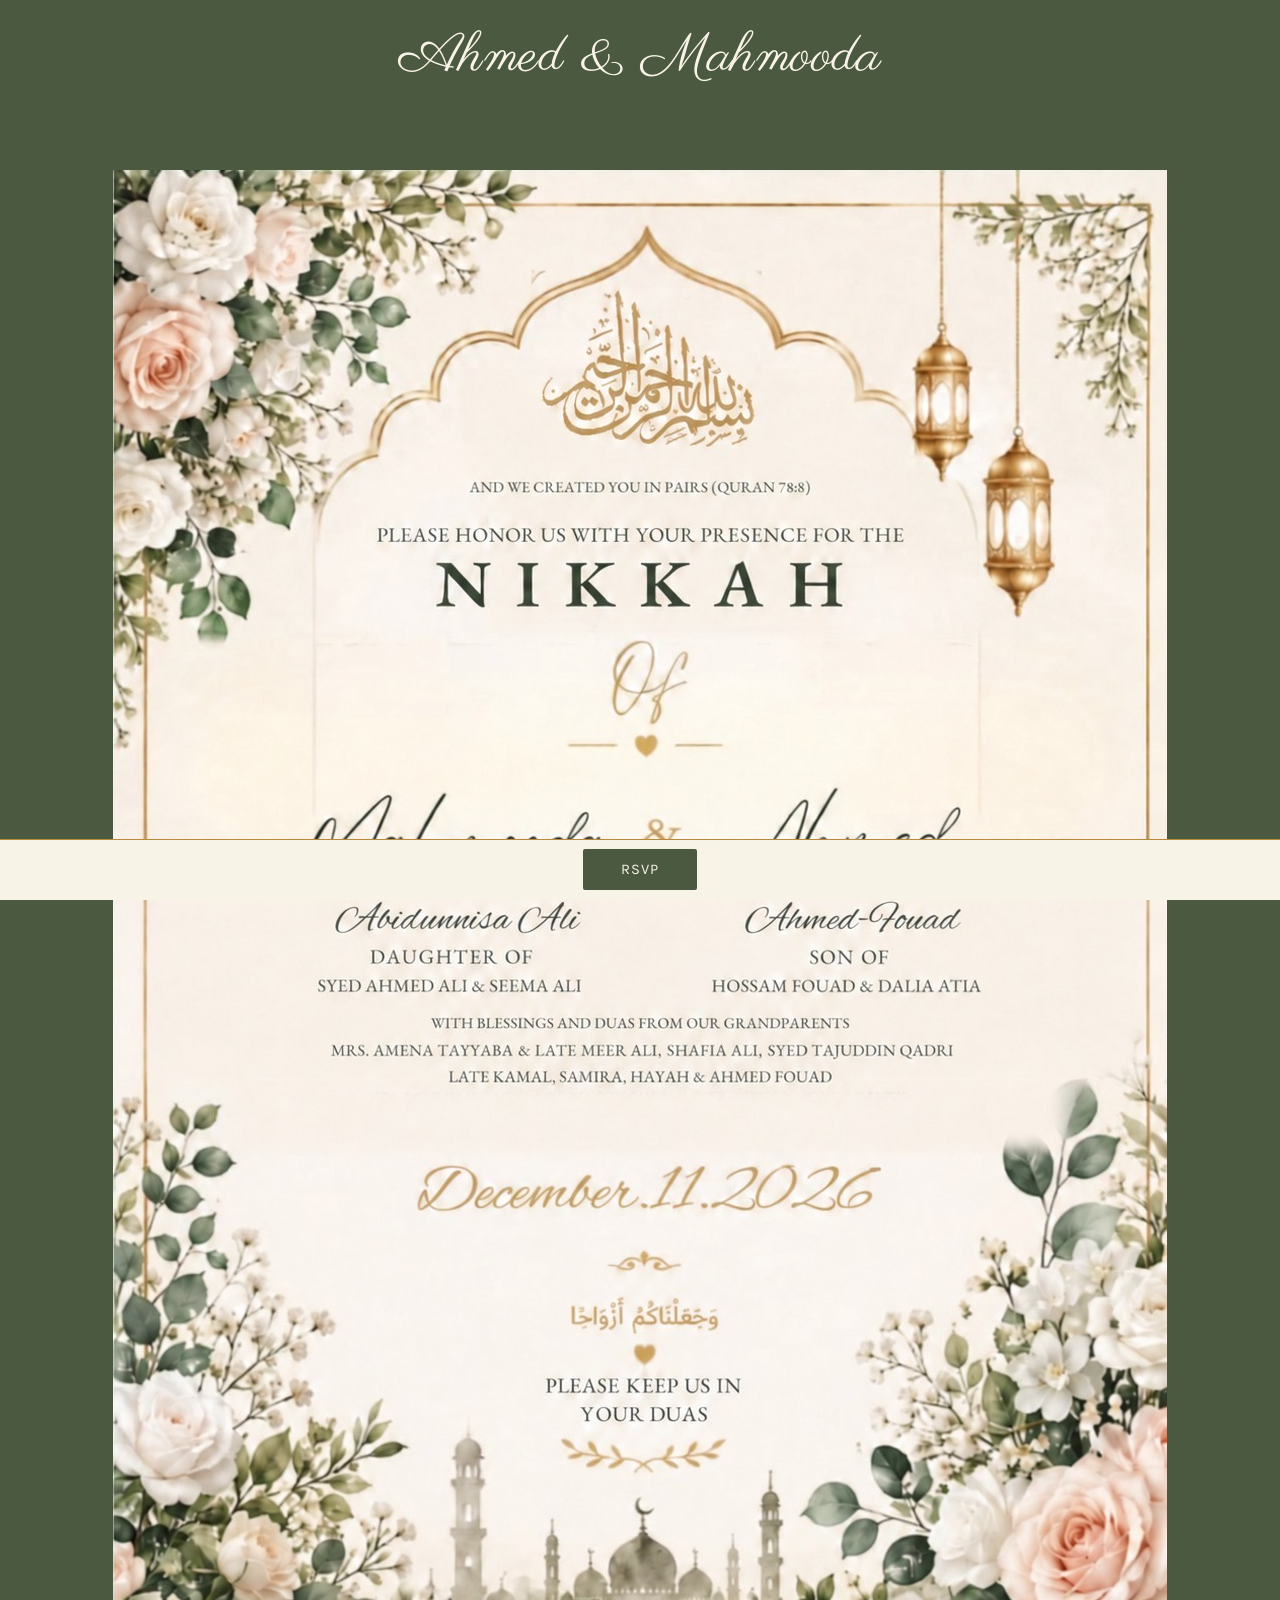
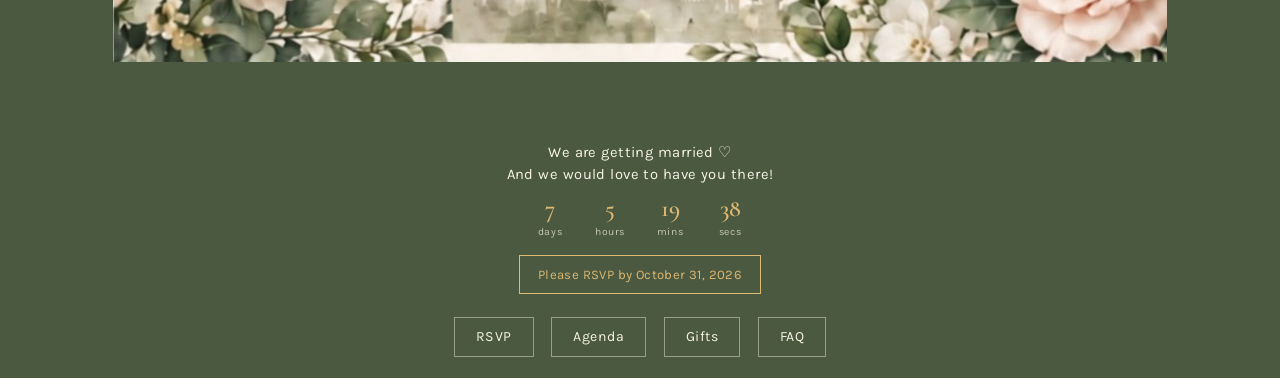
<file: index.html>
<!DOCTYPE html>
<html lang="en">
<head>
<meta charset="UTF-8" />
<meta name="viewport" content="width=device-width, initial-scale=1.0" />
<title>Ahmed &amp; Mahmooda</title>
<link rel="stylesheet" href="style.css" />
</head>
<body class="hero-page">

<a href="admin.html" class="admin-link" title="Admin panel">Admin</a>

<div class="hero">
  <div class="hero-names">
    <h1 class="couple-names">Ahmed &amp; Mahmooda</h1>
  </div>

  <div class="hero-image-wrap">
    <!--
      Put your photo in this folder and name it exactly "welcome.jpg"
      (or change the filename below to match yours — .png and .jpg both work).
      If no image is found, a plain fallback panel shows instead so the
      page never looks broken.
    -->
    <img
      src="welcome.jpg"
      alt="Ahmed and Mahmooda"
      onerror="this.replaceWith(Object.assign(document.createElement('div'),{className:'hero-fallback',textContent:'Add your photo as welcome.jpg in this folder'}))"
    />
  </div>

  <div class="hero-footer">
    <p>We are getting married ♡<br>And we would love to have you there!</p>

    <div id="countdown" class="countdown" aria-live="polite"></div>

    <div class="rsvp-deadline">Please RSVP by October 31, 2026</div>

    <div class="hero-links">
      <a href="rsvp.html">RSVP</a>
      <a href="agenda.html">Agenda</a>
      <a href="gifts.html">Gifts</a>
      <a href="faq.html">FAQ</a>
    </div>
  </div>
</div>

<!--
  Slim sticky RSVP bar. It stays hidden by default and is only shown by the
  script below while the page's own RSVP / Agenda / Gifts / FAQ buttons are
  out of view. As soon as those buttons scroll into view (the bottom of the
  page), the bar slides away. If the script can't run for any reason, the
  bar simply never appears.
-->
<div id="sticky-rsvp" class="sticky-rsvp" aria-hidden="true">
  <a href="rsvp.html" tabindex="-1">RSVP</a>
</div>

<script>
(function () {
  var bar = document.getElementById("sticky-rsvp");
  var links = document.querySelector(".hero-links");
  if (!bar || !links || !("IntersectionObserver" in window)) return;

  var link = bar.querySelector("a");
  function setVisible(show) {
    bar.classList.toggle("is-visible", show);
    bar.setAttribute("aria-hidden", show ? "false" : "true");
    link.tabIndex = show ? 0 : -1;
  }

  new IntersectionObserver(function (entries) {
    setVisible(!entries[entries.length - 1].isIntersecting);
  }).observe(links);
})();
</script>

<script src="app.js"></script>
<script>
/* When the admin closes RSVPs, the deadline line under the countdown
   changes to say so. */
updateDeadlineNotice(document.querySelector(".rsvp-deadline"), "RSVPs are now closed");
</script>

<script>
/* Set this to your wedding date/time. Use 24-hour time and your own
   local timezone offset (e.g. "-05:00" for Dallas/Central). If you have
   multiple events, pick the first one, or the one you consider the "big day". */
var WEDDING_DATE = "2026-12-11T18:00:00-06:00";

(function () {
  var target = new Date(WEDDING_DATE);
  var box = document.getElementById("countdown");
  if (isNaN(target)) { box.style.display = "none"; return; }

  function render() {
    var diff = target - new Date();

    if (diff <= 0) {
      box.innerHTML = '<div class="countdown-arrived">We are married! Thank you for celebrating with us.</div>';
      return;
    }

    var day = 1000 * 60 * 60 * 24;
    var days = Math.floor(diff / day);
    var hours = Math.floor((diff % day) / (1000 * 60 * 60));
    var mins = Math.floor((diff % (1000 * 60 * 60)) / (1000 * 60));
    var secs = Math.floor((diff % (1000 * 60)) / 1000);

    box.innerHTML =
      '<div class="countdown-row">' +
        countdownUnit(days, days === 1 ? "day" : "days") +
        countdownUnit(hours, hours === 1 ? "hour" : "hours") +
        countdownUnit(mins, mins === 1 ? "min" : "mins") +
        countdownUnit(secs, secs === 1 ? "sec" : "secs") +
      '</div>';
  }

  function countdownUnit(value, label) {
    return '<div class="countdown-unit"><span class="countdown-value">' + value +
      '</span><span class="countdown-label">' + label + '</span></div>';
  }

  render();
  setInterval(render, 1000);
})();
</script>

</body>
</html>
</file>
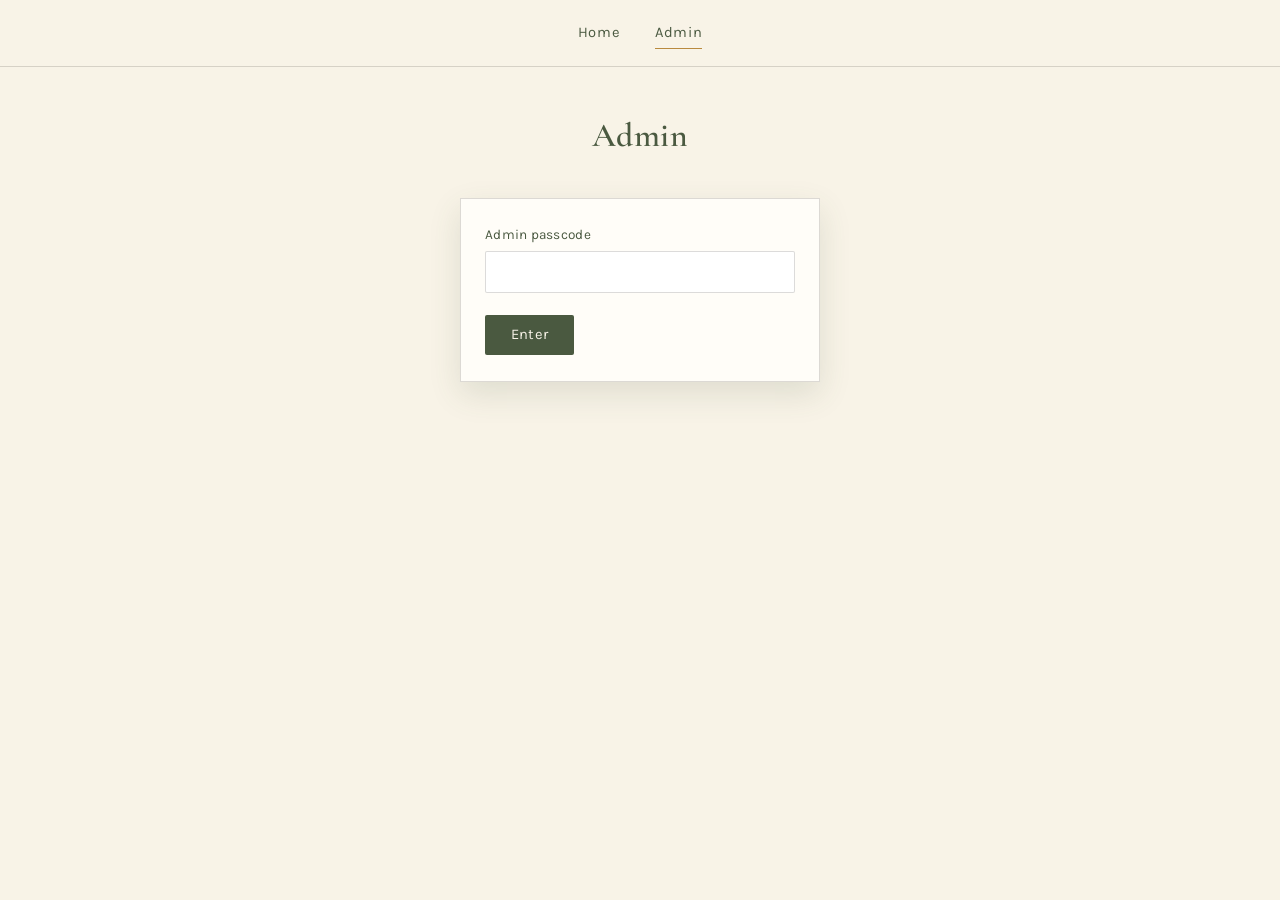
<file: admin.html>
<!DOCTYPE html>
<html lang="en">
<head>
<meta charset="UTF-8" />
<meta name="viewport" content="width=device-width, initial-scale=1.0" />
<title>Admin — Ahmed &amp; Mahmooda</title>
<link rel="stylesheet" href="style.css" />
</head>
<body>

<nav class="site-nav">
  <a href="index.html">Home</a>
  <a href="admin.html" aria-current="page">Admin</a>
</nav>

<main class="page-wrap wide">
  <div class="page-header">
    <h1>Admin</h1>
  </div>
  <div id="app"></div>
</main>

<script src="app.js"></script>
<script>
let passcode = null;
let guests = [];
let events = [];
let settings = { rsvpClosed: false };
let activeTab = "guests";
const app = document.getElementById("app");

/* ---------------- login ---------------- */

function renderLogin(errorMsg) {
  app.innerHTML = "";
  const form = el("form", { class: "card", style: "max-width:360px;margin:0 auto" }, [
    el("label", { for: "pass" }, ["Admin passcode"]),
    el("input", { type: "password", id: "pass", required: "required" }),
    el("div", { class: "btn-row" }, [el("button", { type: "submit", class: "btn" }, ["Enter"])])
  ]);
  if (errorMsg) app.appendChild(el("div", { class: "notice notice-error" }, [errorMsg]));
  app.appendChild(form);

  form.addEventListener("submit", async (e) => {
    e.preventDefault();
    const val = document.getElementById("pass").value;
    const btn = form.querySelector("button");
    btn.disabled = true;
    btn.textContent = "Checking...";
    try {
      const res = await api("adminLogin", { passcode: val });
      if (!res.ok) { renderLogin("Incorrect passcode."); return; }
      passcode = val;
      await loadAll();
      renderShell();
    } catch (err) {
      renderLogin("Couldn't reach the server: " + err.message);
    }
  });
}

async function loadAll() {
  const res = await api("adminGetAll", { passcode });
  if (!res.ok) throw new Error(res.error || "Failed to load data.");
  guests = res.guests;
  events = res.events;
  settings = res.settings || { rsvpClosed: false };
}

/* ---------------- shell + tabs ---------------- */

/** If anything in the admin UI fails to render, this is what the person
    sees instead of a blank screen — and it's never confused with a
    network problem, since it only fires for rendering bugs. */
function renderFatalError(err) {
  console.error(err);
  app.innerHTML = "";
  app.appendChild(el("div", { class: "notice notice-error" }, [
    "Something went wrong displaying this page (" + err.message + "). " +
    "This is a display bug, not a data problem — anything you already saved is safe. Reloading usually fixes it."
  ]));
  const retryBtn = el("button", { type: "button", class: "btn", style: "margin-top:0.9rem" }, ["Reload page"]);
  retryBtn.addEventListener("click", () => location.reload());
  app.appendChild(retryBtn);
}

function renderShell() {
  try {
    renderShellInner();
  } catch (err) {
    renderFatalError(err);
  }
}

function renderShellInner() {
  app.innerHTML = "";
  app.appendChild(buildRsvpSwitch());
  const tabs = el("div", { class: "admin-tabs" }, [
    tabButton("guests", "Guests"),
    tabButton("events", "Events")
  ]);
  app.appendChild(tabs);
  const body = el("div", { id: "tabbody" });
  app.appendChild(body);
  renderTabBody();
}

function tabButton(key, label) {
  const b = el("button", { type: "button" }, [label]);
  if (activeTab === key) b.className = "active";
  b.addEventListener("click", () => { activeTab = key; renderShell(); });
  return b;
}

function renderTabBody() {
  const body = document.getElementById("tabbody");
  body.innerHTML = "";
  if (activeTab === "guests") body.appendChild(buildGuestsTab());
  else body.appendChild(buildEventsTab());
}

/* ---------------- RSVP open / closed switch ---------------- */

/** The "RSVPs closed" checkbox. It saves the moment it's toggled (no
 *  separate save button), and only flips on screen once the server has
 *  confirmed — if the request fails, it snaps back and says so. */
function buildRsvpSwitch() {
  const cb = el("input", { type: "checkbox", id: "rsvpClosedCb" });
  cb.checked = !!settings.rsvpClosed;
  const status = el("div", { class: "rsvp-switch-status" });
  const errBox = el("div", {});

  function paintStatus() {
    status.textContent = settings.rsvpClosed
      ? "RSVPs are closed. Guests who enter their name see the deadline message instead of the RSVP form, except guests marked \"Allow late RSVP\". You can still add, edit and remove guests, change their events, and update their RSVPs below."
      : "RSVPs are open. Guests can submit and change their responses.";
    card.className = "card rsvp-switch" + (settings.rsvpClosed ? " is-closed" : "");
  }

  cb.addEventListener("change", async () => {
    const want = cb.checked;
    cb.disabled = true;
    errBox.innerHTML = "";
    try {
      const res = await api("adminSetRsvpClosed", { passcode, closed: want });
      if (!res.ok) throw new Error(res.error || "Failed to save.");
      settings.rsvpClosed = !!res.rsvpClosed;
    } catch (err) {
      showError(errBox, "Couldn't update this setting: " + err.message);
    }
    cb.checked = !!settings.rsvpClosed;
    cb.disabled = false;
    paintStatus();
  });

  const card = el("div", { class: "card rsvp-switch" }, [
    el("div", { class: "checkbox-list" }, [
      el("label", { for: "rsvpClosedCb" }, [cb, "Close RSVPs (the deadline has passed)"])
    ]),
    status,
    errBox
  ]);
  paintStatus();
  return card;
}

/* ---------------- guests tab ---------------- */

// Defensive coercion: no matter what shape a guest record actually has
// (a stale cache, a hand-edited sheet row, a server hiccup), rendering
// code always gets a real array / real object to work with.
function asArray(x) { return Array.isArray(x) ? x : []; }
function asObj(x) { return (x && typeof x === "object" && !Array.isArray(x)) ? x : {}; }

function eventNameById(id) {
  const ev = events.filter((e) => e.id === id)[0];
  return ev ? ev.name : id;
}

function buildGuestsTab() {
  const wrap = el("div", {});
  const scroll = el("div", { class: "table-scroll" });
  const table = el("table", { class: "admin-table" });
  const headRow = el("tr", {}, [
    el("th", {}, ["Name"]),
    el("th", {}, ["Phone"]),
    el("th", {}, ["Max party size"]),
    el("th", {}, ["Invited to"]),
    el("th", {}, ["RSVP status"]),
    el("th", {}, ["Actions"])
  ]);
  table.appendChild(el("thead", {}, [headRow]));
  const tbody = el("tbody", {});

  guests.forEach((g) => {
    const eventIds = asArray(g.eventIds);
    const rsvps = asObj(g.rsvps);

    const statusCell = el("td", {});
    eventIds.forEach((eid) => {
      const r = rsvps[eid];
      let tagClass = "tag tag-pending", text = eventNameById(eid) + ": pending";
      if (r && r.attending === true) { tagClass = "tag tag-yes"; text = eventNameById(eid) + ": yes (" + r.headcount + ")"; }
      else if (r && r.attending === false) { tagClass = "tag tag-no"; text = eventNameById(eid) + ": no"; }
      statusCell.appendChild(el("span", { class: tagClass }, [text]));
    });

    const invitedCell = el("td", {}, [eventIds.map(eventNameById).join(", ") || "—"]);

    const actionsCell = el("td", {}, []);
    const editBtn = el("button", { class: "btn btn-small btn-outline" }, ["Edit"]);
    const delBtn = el("button", { class: "btn btn-small btn-danger" }, ["Delete"]);
    editBtn.style.marginRight = "0.4rem";
    editBtn.addEventListener("click", () => { try { openGuestForm(g); } catch (err) { renderFatalError(err); } });
    delBtn.addEventListener("click", () => deleteGuest(g));
    actionsCell.appendChild(editBtn);
    actionsCell.appendChild(delBtn);

    tbody.appendChild(el("tr", {}, [
      el("td", {}, [
        (g.firstName || "") + " " + (g.lastName || ""),
        g.lateRsvp ? el("div", {}, [el("span", { class: "tag tag-yes" }, ["Late RSVP allowed"])]) : null
      ]),
      el("td", {}, [g.contact || "—"]),
      el("td", {}, [String(1 + (g.maxPlusOnes || 0))]),
      invitedCell,
      statusCell,
      actionsCell
    ]));
  });

  table.appendChild(tbody);
  scroll.appendChild(table);
  wrap.appendChild(scroll);

  const addBtn = el("button", { class: "btn" }, ["+ Add guest"]);
  addBtn.addEventListener("click", () => { try { openGuestForm(null); } catch (err) { renderFatalError(err); } });
  wrap.appendChild(addBtn);

  wrap.appendChild(el("div", { id: "guestFormZone", style: "margin-top:1.4rem" }));
  return wrap;
}

function openGuestForm(guest) {
  const zone = document.getElementById("guestFormZone");
  zone.innerHTML = "";

  const isEdit = !!guest;
  const g = guest || { firstName: "", lastName: "", contact: "", maxPlusOnes: 0, eventIds: [], lateRsvp: false };
  const gEventIds = asArray(g.eventIds);
  // Generated once here (not inside the save handler) so a retried save —
  // automatic or from clicking again after an error — reuses the same id
  // instead of risking a duplicate row.
  const saveId = isEdit ? g.id : newClientId("g");

  const fnInput = el("input", { type: "text", value: g.firstName });
  const lnInput = el("input", { type: "text", value: g.lastName });
  const contactInput = el("input", { type: "tel", value: g.contact || "" });
  const plusInput = el("input", { type: "number", min: "0", value: String(g.maxPlusOnes || 0) });

  const checks = el("div", { class: "checkbox-list" });
  events.forEach((ev) => {
    const checked = gEventIds.indexOf(ev.id) !== -1;
    const id = "ev_chk_" + ev.id;
    const cb = el("input", { type: "checkbox", id: id, value: ev.id });
    if (checked) cb.checked = true;
    checks.appendChild(el("label", { for: id }, [cb, ev.name]));
  });

  // RSVP editor: one row per event, shown only while that event is checked
  // above. Lets the admin record or correct a response on the guest's
  // behalf, including after RSVPs are closed.
  const rsvpInitial = {};   // eventId -> {attending, headcount}, or null if no response
  const rsvpRows = {};      // eventId -> { row, select, count }
  const gRsvps = asObj(g.rsvps);
  const rsvpEditor = el("div", { class: "rsvp-edit" });
  const rsvpNone = el("div", { class: "helptext", style: "margin:0" }, ["Check at least one event above to set its RSVP."]);
  rsvpEditor.appendChild(rsvpNone);

  events.forEach((ev) => {
    const r = gRsvps[ev.id];
    const has = !!r && typeof r.attending === "boolean";
    rsvpInitial[ev.id] = has ? { attending: r.attending, headcount: r.attending ? (r.headcount || 1) : 0 } : null;

    const select = el("select", { "aria-label": "RSVP for " + ev.name }, [
      el("option", { value: "none" }, ["No response yet"]),
      el("option", { value: "yes" }, ["Attending"]),
      el("option", { value: "no" }, ["Not attending"])
    ]);
    select.value = !has ? "none" : (r.attending ? "yes" : "no");

    const count = el("input", {
      type: "number", min: "1",
      value: String(has && r.attending ? (r.headcount || 1) : 1),
      "aria-label": "Number attending " + ev.name
    });
    const countWrap = el("span", { class: "rsvp-edit-count" }, [count, el("span", {}, ["people attending"])]);
    function paintCount() { countWrap.style.display = select.value === "yes" ? "inline-flex" : "none"; }
    select.addEventListener("change", paintCount);
    paintCount();

    const row = el("div", { class: "rsvp-edit-row" }, [
      el("span", { class: "rsvp-edit-name" }, [ev.name]),
      select,
      countWrap
    ]);
    rsvpRows[ev.id] = { row, select, count };
    rsvpEditor.appendChild(row);
  });

  function syncRsvpRows() {
    const selected = Array.from(checks.querySelectorAll("input:checked")).map((c) => c.value);
    events.forEach((ev) => { rsvpRows[ev.id].row.style.display = selected.indexOf(ev.id) !== -1 ? "" : "none"; });
    rsvpNone.style.display = selected.length ? "none" : "";
  }
  checks.querySelectorAll("input").forEach((c) => c.addEventListener("change", syncRsvpRows));
  syncRsvpRows();

  const lateCb = el("input", { type: "checkbox", id: "lateRsvpCb" });
  lateCb.checked = !!g.lateRsvp;
  const lateBox = el("div", { class: "checkbox-list", style: "margin-bottom:0.3rem" }, [
    el("label", { for: "lateRsvpCb" }, [lateCb, "Allow late RSVP"])
  ]);

  const errBox = el("div", {});
  const saveBtn = el("button", { type: "button", class: "btn" }, [isEdit ? "Save changes" : "Add guest"]);
  const cancelBtn = el("button", { type: "button", class: "btn btn-outline" }, ["Cancel"]);
  cancelBtn.addEventListener("click", () => { zone.innerHTML = ""; });

  saveBtn.addEventListener("click", async () => {
    const firstName = fnInput.value.trim();
    const lastName = lnInput.value.trim();
    if (!firstName || !lastName) { showError(errBox, "First and last name are required."); return; }
    const selectedEventIds = Array.from(checks.querySelectorAll("input:checked")).map((c) => c.value);

    // Work out which RSVPs the admin actually changed. Only those are sent,
    // so saving a guest never overwrites a response that came in meanwhile.
    const maxParty = 1 + (parseInt(plusInput.value, 10) || 0);
    const rsvpEdits = {};
    for (const ev of events) {
      if (selectedEventIds.indexOf(ev.id) === -1) continue;
      const row = rsvpRows[ev.id];
      const choice = row.select.value;
      let after = null;
      if (choice === "yes") {
        const n = parseInt(row.count.value, 10);
        if (isNaN(n) || n < 1) { showError(errBox, "Enter how many people are attending " + ev.name + " (at least 1)."); return; }
        if (n > maxParty) { showError(errBox, ev.name + ": " + n + " is more than the max party size of " + maxParty + ". Raise \"Additional guests allowed\" first."); return; }
        after = { attending: true, headcount: n };
      } else if (choice === "no") {
        after = { attending: false, headcount: 0 };
      }
      const before = rsvpInitial[ev.id];
      const same = (before === null && after === null) ||
        (before !== null && after !== null && before.attending === after.attending && before.headcount === after.headcount);
      if (!same) rsvpEdits[ev.id] = after;
    }

    saveBtn.disabled = true;
    saveBtn.textContent = "Saving...";
    try {
      const payloadGuest = {
        id: saveId,
        firstName, lastName,
        contact: contactInput.value.trim(),
        maxPlusOnes: parseInt(plusInput.value, 10) || 0,
        eventIds: selectedEventIds,
        lateRsvp: lateCb.checked,
        rsvpEdits: rsvpEdits
      };
      const res = await api("adminSaveGuest", { passcode, guest: payloadGuest });
      if (!res.ok) { showError(errBox, res.error || "Failed to save."); saveBtn.disabled = false; return; }
      await loadAll();
      renderShell();
    } catch (err) {
      showError(errBox, "Couldn't reach the server: " + err.message);
      saveBtn.disabled = false;
    }
  });

  zone.appendChild(el("div", { class: "card" }, [
    el("h3", {}, [isEdit ? "Edit guest" : "Add guest"]),
    el("div", { class: "field-row" }, [
      el("div", {}, [el("label", {}, ["First name"]), fnInput]),
      el("div", {}, [el("label", {}, ["Last name"]), lnInput])
    ]),
    el("label", {}, ["Phone number (used to tell apart guests who share a name)"]),
    contactInput,
    el("label", {}, ["Additional guests allowed (plus-ones)"]),
    plusInput,
    el("label", {}, ["Invited to"]),
    checks,
    el("label", {}, ["RSVP responses"]),
    el("div", { class: "helptext", style: "margin-top:0" }, ["Only change these to record or correct a response for the guest. These save even when RSVPs are closed."]),
    rsvpEditor,
    el("label", {}, ["After the deadline"]),
    lateBox,
    el("div", { class: "helptext", style: "margin-top:0" }, ["Once RSVPs are closed, this guest still sees the normal RSVP form (with a short note that they have extra time) instead of the closed message. Has no effect while RSVPs are open."]),
    errBox,
    el("div", { class: "btn-row" }, [saveBtn, cancelBtn])
  ]));
}

async function deleteGuest(g) {
  if (!confirm("Delete " + g.firstName + " " + g.lastName + "? This cannot be undone.")) return;
  try {
    const res = await api("adminDeleteGuest", { passcode, id: g.id });
    if (!res.ok) { alert(res.error || "Failed to delete."); return; }
    await loadAll();
    renderShell();
  } catch (err) {
    alert("Couldn't reach the server: " + err.message);
  }
}

/* ---------------- events tab ---------------- */

/** Shrinks a chosen picture in the browser so it uploads quickly and fits in
 *  the sheet: longest side at most 1400px, saved as a JPEG, stepping the
 *  size/quality down until it is small enough. Resolves to a data URL. */
function shrinkImage(file, maxChars) {
  return new Promise((resolve, reject) => {
    const url = URL.createObjectURL(file);
    const img = new Image();
    img.onerror = () => { URL.revokeObjectURL(url); reject(new Error("Couldn't read that image. Please choose a JPEG or PNG.")); };
    img.onload = () => {
      URL.revokeObjectURL(url);
      const longest = Math.max(img.naturalWidth, img.naturalHeight) || 1;
      const sizes = [1400, 1200, 1000, 800];
      const qualities = [0.88, 0.8, 0.7, 0.6];
      for (const target of sizes) {
        const scale = Math.min(1, target / longest);
        const canvas = document.createElement("canvas");
        canvas.width = Math.max(1, Math.round(img.naturalWidth * scale));
        canvas.height = Math.max(1, Math.round(img.naturalHeight * scale));
        const ctx = canvas.getContext("2d");
        ctx.fillStyle = "#ffffff";                       // PNGs with transparency
        ctx.fillRect(0, 0, canvas.width, canvas.height);
        ctx.drawImage(img, 0, 0, canvas.width, canvas.height);
        for (const q of qualities) {
          const out = canvas.toDataURL("image/jpeg", q);
          if (out.length <= maxChars) { resolve(out); return; }
        }
      }
      reject(new Error("That image is too detailed to shrink enough. Please choose a smaller one."));
    };
    img.src = url;
  });
}

/** Tallies responses for one event across all invited guests.
 *  pending: guests invited who haven't responded yet
 *  yesHeadcount: total people attending (the guest plus however many
 *    plus-ones they brought), summed across every "yes"
 *  noCount: guests who said they can't make it */
function computeEventStats(eventId) {
  let pending = 0, yesHeadcount = 0, noCount = 0;
  guests.forEach((g) => {
    const eventIds = asArray(g.eventIds);
    if (eventIds.indexOf(eventId) === -1) return; // not invited to this event
    const r = asObj(g.rsvps)[eventId];
    if (!r || typeof r.attending !== "boolean") { pending++; return; }
    if (r.attending) yesHeadcount += (r.headcount || 0);
    else noCount++;
  });
  return { pending, yesHeadcount, noCount };
}

function buildEventsTab() {
  const wrap = el("div", {});
  const scroll = el("div", { class: "table-scroll" });
  const table = el("table", { class: "admin-table" });
  table.appendChild(el("thead", {}, [el("tr", {}, [
    el("th", {}, ["Order"]),
    el("th", {}, ["Event"]),
    el("th", {}, ["Date"]),
    el("th", {}, ["Start"]),
    el("th", {}, ["End"]),
    el("th", {}, ["Location"]),
    el("th", {}, ["Map"]),
    el("th", {}, ["Timeline"]),
    el("th", {}, ["Extra info"]),
    el("th", {}, ["RSVPs"]),
    el("th", {}, ["Actions"])
  ])]));
  const tbody = el("tbody", {});

  events.forEach((ev) => {
    const actionsCell = el("td", {});
    const editBtn = el("button", { class: "btn btn-small btn-outline" }, ["Edit"]);
    const delBtn = el("button", { class: "btn btn-small btn-danger" }, ["Delete"]);
    editBtn.style.marginRight = "0.4rem";
    editBtn.addEventListener("click", () => { try { openEventForm(ev); } catch (err) { renderFatalError(err); } });
    delBtn.addEventListener("click", () => deleteEvent(ev));
    actionsCell.appendChild(editBtn);
    actionsCell.appendChild(delBtn);

    const stats = computeEventStats(ev.id);
    const statsCell = el("td", {}, [
      el("span", { class: "tag tag-pending" }, ["Waiting: " + stats.pending]),
      el("span", { class: "tag tag-yes" }, ["Yes: " + stats.yesHeadcount]),
      el("span", { class: "tag tag-no" }, ["No: " + stats.noCount])
    ]);

    const timelineCount = Array.isArray(ev.timeline) ? ev.timeline.length : 0;

    const extraInfoCell = el("td", {}, [
      el("span", { class: "tag" + (ev.dressCode ? " tag-yes" : "") }, ["Dress " + (ev.dressCode ? "✓" : "—")]),
      el("span", { class: "tag" + (ev.parkingInfo ? " tag-yes" : "") }, ["Parking " + (ev.parkingInfo ? "✓" : "—")]),
      el("span", { class: "tag" + (ev.notes ? " tag-yes" : "") }, ["Notes " + (ev.notes ? "✓" : "—")]),
      el("span", { class: "tag" + (ev.hasImage ? " tag-yes" : "") }, ["Image " + (ev.hasImage ? "✓" : "—")])
    ]);

    tbody.appendChild(el("tr", {}, [
      el("td", {}, [String(ev.order)]),
      el("td", {}, [ev.name]),
      el("td", {}, [ev.date || "—"]),
      el("td", {}, [formatTime12h(ev.startTime) || "—"]),
      el("td", {}, [formatTime12h(ev.endTime) || "—"]),
      el("td", {}, [ev.location || "—"]),
      el("td", {}, [ev.address ? "✓" : "—"]),
      el("td", {}, [timelineCount ? (timelineCount + (timelineCount === 1 ? " item" : " items")) : "—"]),
      extraInfoCell,
      statsCell,
      actionsCell
    ]));
  });

  table.appendChild(tbody);
  scroll.appendChild(table);
  wrap.appendChild(scroll);

  const addBtn = el("button", { class: "btn" }, ["+ Add event"]);
  addBtn.addEventListener("click", () => { try { openEventForm(null); } catch (err) { renderFatalError(err); } });
  wrap.appendChild(addBtn);
  wrap.appendChild(el("div", { class: "helptext", style: "margin-top:0.9rem" }, ["\"Order\" controls the sequence guests RSVP in when they're invited to more than one event — lower numbers come first."]));
  wrap.appendChild(el("div", { id: "eventFormZone", style: "margin-top:1.4rem" }));
  return wrap;
}

function openEventForm(ev) {
  const zone = document.getElementById("eventFormZone");
  zone.innerHTML = "";
  const isEdit = !!ev;
  const e = ev || { name: "", date: "", startTime: "", endTime: "", location: "", address: "", details: "", order: events.length + 1, timeline: [], dressCode: "", parkingInfo: "", notes: "" };
  const saveId = isEdit ? e.id : newClientId("e");

  const nameInput = el("input", { type: "text", value: e.name });
  const dateInput = el("input", { type: "date", value: e.date || "" });
  const startTimeInput = el("input", { type: "time", value: e.startTime || "" });
  const endTimeInput = el("input", { type: "time", value: e.endTime || "" });
  const locInput = el("input", { type: "text", value: e.location || "" });
  const addressInput = el("input", { type: "text", value: e.address || "", placeholder: "e.g. 123 Main St, Dallas, TX 75201" });
  const detailsInput = el("textarea", { rows: "2" }, [e.details || ""]);
  const orderInput = el("input", { type: "number", value: String(e.order) });
  const dressCodeInput = el("input", { type: "text", value: e.dressCode || "", placeholder: "e.g. Black tie, Traditional formal" });
  const parkingInput = el("textarea", { rows: "2", placeholder: "e.g. Free self-parking in the north lot" }, [e.parkingInfo || ""]);
  const notesInput = el("textarea", { rows: "2", placeholder: "e.g. Ceremony is outdoors — please dress for the weather" }, [e.notes || ""]);

  // Timeline editor: a working local copy of items, re-rendered on every
  // add/remove so row indices always stay correct.
  let timelineItems = (Array.isArray(e.timeline) ? e.timeline : []).map((item) => ({ time: item.time || "", label: item.label || "" }));
  const timelineRows = el("div", { class: "timeline-editor" });

  function renderTimelineRows() {
    timelineRows.innerHTML = "";
    timelineItems.forEach((item, idx) => {
      const timeInput = el("input", { type: "time", value: item.time });
      const labelInput = el("input", { type: "text", value: item.label, placeholder: "e.g. Guests arrive" });
      const removeBtn = el("button", { type: "button", class: "btn btn-small btn-outline" }, ["Remove"]);
      timeInput.addEventListener("input", () => { timelineItems[idx].time = timeInput.value; });
      labelInput.addEventListener("input", () => { timelineItems[idx].label = labelInput.value; });
      removeBtn.addEventListener("click", () => { timelineItems.splice(idx, 1); renderTimelineRows(); });
      timelineRows.appendChild(el("div", { class: "timeline-row-edit" }, [timeInput, labelInput, removeBtn]));
    });
  }
  renderTimelineRows();

  const addTimelineBtn = el("button", { type: "button", class: "btn btn-small btn-outline" }, ["+ Add timeline item"]);
  addTimelineBtn.addEventListener("click", () => { timelineItems.push({ time: "", label: "" }); renderTimelineRows(); });

  // Invitation image (optional). Chosen files are shrunk and held here until
  // "Save changes"; nothing is uploaded before then.
  let pendingImage = null;     // data URL waiting to be saved
  let removeImage = false;     // the stored image will be deleted on save
  let storedImageUrl = null;   // preview of what's already stored
  const hadImage = !!e.hasImage;
  const imgPreview = el("img", { alt: "Invitation image preview", style: "display:none" });
  const imgStatus = el("div", { class: "helptext", style: "margin:0 0 0.6rem" });
  const imgFile = el("input", { type: "file", accept: "image/jpeg,image/png,image/webp", id: "inviteFile", style: "margin-bottom:0.6rem" });
  const imgRemove = el("button", { type: "button", class: "btn btn-small btn-outline" }, ["Remove image"]);

  function paintImage() {
    let shown = null;
    if (pendingImage) {
      shown = pendingImage;
      imgStatus.textContent = "New image ready (" + Math.round(pendingImage.length * 0.75 / 1024) + " KB). It is saved when you click Save changes.";
      imgRemove.textContent = "Discard new image";
      imgRemove.style.display = "";
    } else if (hadImage && removeImage) {
      imgStatus.textContent = "The image will be removed when you click Save changes.";
      imgRemove.style.display = "none";
    } else if (hadImage) {
      shown = storedImageUrl;
      imgStatus.textContent = "An image is saved. Only guests invited to this event can see it, on their agenda and RSVP pages. Choose a file to replace it.";
      imgRemove.textContent = "Remove image";
      imgRemove.style.display = "";
    } else {
      imgStatus.textContent = "No image yet.";
      imgRemove.style.display = "none";
    }
    if (shown) { imgPreview.src = shown; imgPreview.style.display = "block"; }
    else { imgPreview.removeAttribute("src"); imgPreview.style.display = "none"; }
  }
  paintImage();
  if (hadImage) {
    api("adminGetEventImage", { passcode, eventId: e.id })
      .then((r) => { if (r && r.ok && r.dataUrl) { storedImageUrl = r.dataUrl; paintImage(); } })
      .catch(() => {});
  }

  imgFile.addEventListener("change", async () => {
    const file = imgFile.files && imgFile.files[0];
    if (!file) return;
    imgStatus.textContent = "Preparing image…";
    try {
      pendingImage = await shrinkImage(file, 600000);
      removeImage = false;
    } catch (err) {
      showError(errBox, err.message);
    }
    imgFile.value = "";
    paintImage();
  });
  imgRemove.addEventListener("click", () => {
    if (pendingImage) pendingImage = null;
    else if (hadImage) removeImage = true;
    errBox.innerHTML = "";
    paintImage();
  });

  const errBox = el("div", {});
  const saveBtn = el("button", { type: "button", class: "btn" }, [isEdit ? "Save changes" : "Add event"]);
  const cancelBtn = el("button", { type: "button", class: "btn btn-outline" }, ["Cancel"]);
  cancelBtn.addEventListener("click", () => { zone.innerHTML = ""; });

  saveBtn.addEventListener("click", async () => {
    const name = nameInput.value.trim();
    if (!name) { showError(errBox, "Event name is required."); return; }
    const startTime = startTimeInput.value;
    const endTime = endTimeInput.value;
    if (startTime && endTime && endTime <= startTime) {
      showError(errBox, "End time should be after start time.");
      return;
    }
    // Drop blank rows, keep the rest in time order.
    const cleanTimeline = timelineItems
      .filter((item) => item.time || item.label)
      .sort((a, b) => (a.time || "").localeCompare(b.time || ""));

    saveBtn.disabled = true;
    saveBtn.textContent = "Saving...";
    try {
      const payloadEvent = {
        id: saveId,
        name,
        date: dateInput.value,
        startTime,
        endTime,
        location: locInput.value.trim(),
        address: addressInput.value.trim(),
        details: detailsInput.value.trim(),
        order: parseInt(orderInput.value, 10) || 0,
        timeline: cleanTimeline,
        dressCode: dressCodeInput.value.trim(),
        parkingInfo: parkingInput.value.trim(),
        notes: notesInput.value.trim()
      };
      const res = await api("adminSaveEvent", { passcode, event: payloadEvent });
      if (!res.ok) { showError(errBox, res.error || "Failed to save."); saveBtn.disabled = false; saveBtn.textContent = "Save changes"; return; }
      if (pendingImage || removeImage) {
        saveBtn.textContent = "Uploading image...";
        const ires = await api("adminSaveEventImage", { passcode, eventId: saveId, dataUrl: pendingImage || "" });
        if (!ires.ok) {
          showError(errBox, "The event was saved, but the image did not upload: " + (ires.error || "unknown error") + " Click Save changes to try again.");
          saveBtn.disabled = false;
          saveBtn.textContent = "Save changes";
          return;
        }
      }
      await loadAll();
      renderShell();
    } catch (err) {
      showError(errBox, "Couldn't reach the server: " + err.message);
      saveBtn.disabled = false;
    }
  });

  zone.appendChild(el("div", { class: "card" }, [
    el("h3", {}, [isEdit ? "Edit event" : "Add event"]),
    el("label", {}, ["Event name"]), nameInput,
    el("label", {}, ["Date"]), dateInput,
    el("div", { class: "field-row" }, [
      el("div", {}, [el("label", {}, ["Start time"]), startTimeInput]),
      el("div", {}, [el("label", {}, ["End time (optional)"]), endTimeInput])
    ]),
    el("label", {}, ["Location name"]), locInput,
    el("label", {}, ["Venue address (optional — shows a map to guests invited to this event)"]), addressInput,
    el("label", {}, ["Parking information (optional)"]), parkingInput,
    el("label", {}, ["Details (optional)"]), detailsInput,
    el("label", {}, ["Dress code (optional)"]), dressCodeInput,
    el("label", {}, ["Order"]), orderInput,
    el("label", {}, ["Timeline (optional — shown to guests invited to this event)"]),
    timelineRows,
    el("div", { class: "btn-row", style: "margin-bottom:1rem" }, [addTimelineBtn]),
    el("label", {}, ["Important notes (optional) — shown to guests in a highlighted callout, near the top of the event"]), notesInput,
    el("label", {}, ["Invitation image (optional) — only guests invited to this event can see it"]),
    el("div", { class: "invite-admin" }, [imgPreview, imgStatus, imgFile, imgRemove]),
    errBox,
    el("div", { class: "btn-row" }, [saveBtn, cancelBtn])
  ]));
}

async function deleteEvent(ev) {
  if (!confirm("Delete \"" + ev.name + "\"? This will also remove it from any guests it was assigned to.")) return;
  try {
    const res = await api("adminDeleteEvent", { passcode, id: ev.id });
    if (!res.ok) { alert(res.error || "Failed to delete."); return; }
    await loadAll();
    renderShell();
  } catch (err) {
    alert("Couldn't reach the server: " + err.message);
  }
}

renderLogin();
</script>
</body>
</html>
</file>
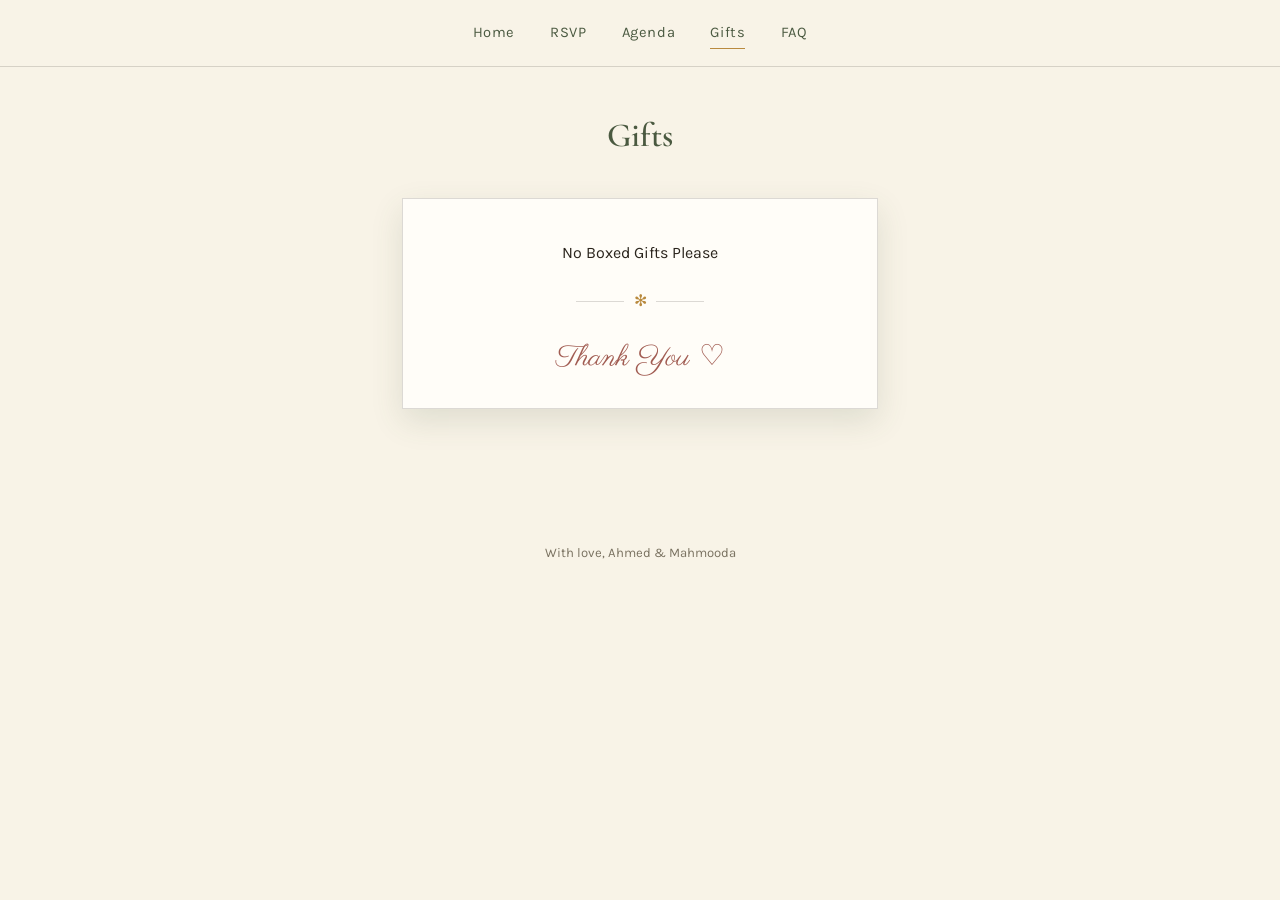
<file: gifts.html>
<!DOCTYPE html>
<html lang="en">
<head>
<meta charset="UTF-8" />
<meta name="viewport" content="width=device-width, initial-scale=1.0" />
<title>Gifts — Ahmed &amp; Mahmooda</title>
<link rel="stylesheet" href="style.css" />
</head>
<body>

<nav class="site-nav">
  <a href="index.html">Home</a>
  <a href="rsvp.html">RSVP</a>
  <a href="agenda.html">Agenda</a>
  <a href="gifts.html" aria-current="page">Gifts</a>
  <a href="faq.html">FAQ</a>
</nav>

<main class="page-wrap narrow">
  <div class="page-header">
    <h1>Gifts</h1>
  </div>

  <div class="card" style="text-align:center">
    <p>No Boxed Gifts Please</p>

    <div class="divider">✻</div>

    <p class="sign-off">Thank You ♡</p>
  </div>
</main>

<footer class="site-footer">With love, Ahmed &amp; Mahmooda</footer>

</body>
</html>
</file>
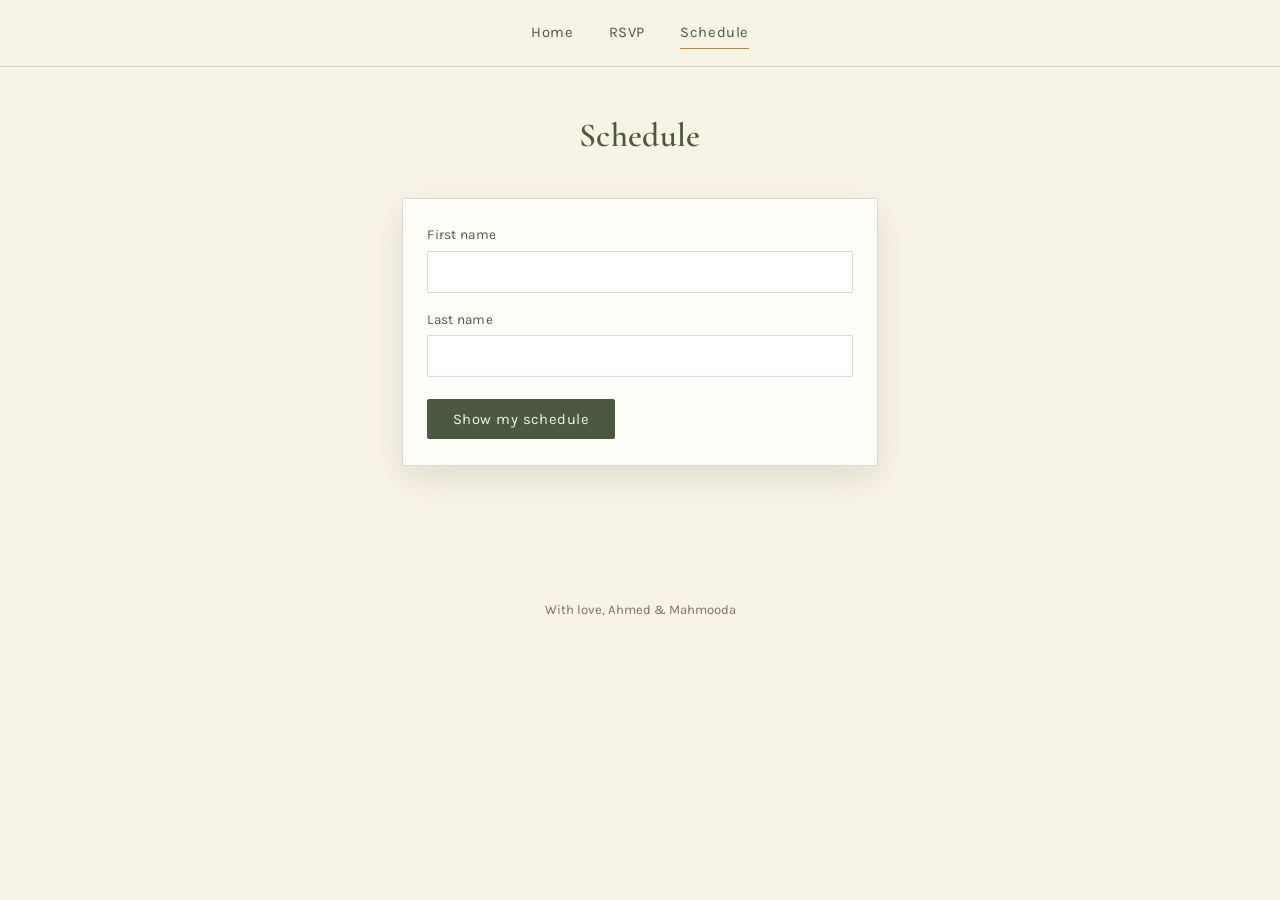
<file: schedule.html>
<!DOCTYPE html>
<html lang="en">
<head>
<meta charset="UTF-8" />
<meta name="viewport" content="width=device-width, initial-scale=1.0" />
<title>Schedule — Ahmed &amp; Mahmooda</title>
<link rel="stylesheet" href="style.css" />
</head>
<body>

<nav class="site-nav">
  <a href="index.html">Home</a>
  <a href="rsvp.html">RSVP</a>
  <a href="schedule.html" aria-current="page">Schedule</a>
</nav>

<main class="page-wrap narrow">
  <div class="page-header">
    <h1>Schedule</h1>
  </div>
  <div id="app"></div>
</main>

<footer class="site-footer">With love, Ahmed &amp; Mahmooda</footer>

<script src="app.js"></script>
<script>
let guest = null;
let pendingName = null;
const app = document.getElementById("app");

function renderNameForm(errorMsg) {
  app.innerHTML = "";
  const form = el("form", { class: "card" }, [
    el("label", { for: "fn" }, ["First name"]),
    el("input", { type: "text", id: "fn", autocomplete: "given-name", required: "required" }),
    el("label", { for: "ln" }, ["Last name"]),
    el("input", { type: "text", id: "ln", autocomplete: "family-name", required: "required" }),
    el("div", { class: "btn-row" }, [
      el("button", { type: "submit", class: "btn" }, ["Show my schedule"])
    ])
  ]);
  if (errorMsg) app.appendChild(guestErrorNotice(errorMsg));
  app.appendChild(form);

  form.addEventListener("submit", async (e) => {
    e.preventDefault();
    const firstName = document.getElementById("fn").value.trim();
    const lastName = document.getElementById("ln").value.trim();
    if (!firstName || !lastName) return;
    const btn = form.querySelector("button");
    btn.disabled = true;
    btn.textContent = "Looking...";
    try {
      const res = await api("lookupGuest", { firstName, lastName });
      if (!res.ok) { renderNameForm(res.error); return; }
      if (res.needsConfirmation) {
        pendingName = { firstName, lastName };
        renderConfirmForm();
      } else {
        guest = res.guest;
        renderSchedule();
      }
    } catch (err) {
      renderNameForm("Something went wrong reaching the server. " + err.message);
    }
  });
}

function renderConfirmForm(errorMsg) {
  app.innerHTML = "";
  const info = el("div", { class: "notice notice-info" }, [
    "A few guests share this name. Please confirm the phone number you gave us so we show the right schedule."
  ]);
  const form = el("form", { class: "card" }, [
    el("label", { for: "contact" }, ["Phone number"]),
    el("input", { type: "tel", id: "contact", autocomplete: "tel", required: "required" }),
    el("div", { class: "btn-row" }, [
      el("button", { type: "submit", class: "btn" }, ["Confirm"]),
      el("button", { type: "button", class: "btn btn-outline", id: "back" }, ["Back"])
    ])
  ]);
  if (errorMsg) app.appendChild(guestErrorNotice(errorMsg));
  app.appendChild(info);
  app.appendChild(form);

  document.getElementById("back").addEventListener("click", () => renderNameForm());

  form.addEventListener("submit", async (e) => {
    e.preventDefault();
    const contact = document.getElementById("contact").value.trim();
    const btn = form.querySelector("button[type=submit]");
    btn.disabled = true;
    btn.textContent = "Checking...";
    try {
      const res = await api("verifyGuest", { firstName: pendingName.firstName, lastName: pendingName.lastName, contact });
      if (!res.ok) { renderConfirmForm(res.error); return; }
      guest = res.guest;
      renderSchedule();
    } catch (err) {
      renderConfirmForm("Something went wrong reaching the server. " + err.message);
    }
  });
}

function logout() {
  guest = null;
  pendingName = null;
  renderNameForm();
}

function renderSessionBar() {
  const bar = el("div", { class: "session-bar" }, [
    el("span", {}, ["Logged in as " + guest.firstName + " " + guest.lastName]),
    el("button", { type: "button", class: "session-bar-logout" }, ["Log out"])
  ]);
  bar.querySelector("button").addEventListener("click", logout);
  return bar;
}

function renderSchedule() {
  app.innerHTML = "";
  app.appendChild(renderSessionBar());
  app.appendChild(el("p", {}, ["Here's what you're invited to:"]));

  if (!guest.events || guest.events.length === 0) {
    app.appendChild(el("div", { class: "notice notice-info" }, ["No events are listed for you yet."]));
    return;
  }

  guest.events.forEach((ev) => {
    app.appendChild(el("div", { class: "card event-card" }, [
      el("h3", {}, [ev.name]),
      el("div", { class: "event-when" }, [formatEventWhen(ev)]),
      ev.location ? el("div", { class: "event-where" }, ["📍 " + ev.location]) : null,
      ev.details ? el("div", { class: "event-details" }, [ev.details]) : null,
      renderTimeline(ev),
      renderMap(ev)
    ]));
  });
}

renderNameForm();
</script>
</body>
</html>
</file>
<file: style.css>
@import url('https://fonts.googleapis.com/css2?family=Cormorant+Garamond:ital,wght@0,500;0,600;1,500&family=Karla:wght@400;500;700&family=Parisienne&display=swap');

:root {
  --ink: #2a241c;
  --parchment: #f8f3e7;
  --parchment-dim: #f0e6d3;
  --sage: #7c8c68;
  --sage-dark: #4a5940;
  --gold: #b98a3e;
  --gold-light: #ddb972;
  --rose: #d9a9a4;
  --rose-deep: #a15c52;
  --line: rgba(42, 36, 28, 0.16);
  --shadow: 0 12px 30px rgba(74, 89, 64, 0.14);
  --radius: 2px;
}

* { box-sizing: border-box; }

html { -webkit-text-size-adjust: 100%; }

body {
  margin: 0;
  background: var(--parchment);
  color: var(--ink);
  font-family: 'Karla', sans-serif;
  font-size: 16px;
  line-height: 1.6;
}

h1, h2, h3, .display {
  font-family: 'Cormorant Garamond', serif;
  font-weight: 600;
  letter-spacing: 0.01em;
  margin: 0 0 0.4em;
  color: var(--sage-dark);
}

a { color: var(--rose-deep); text-decoration: none; }
a:hover { text-decoration: underline; }

:focus-visible {
  outline: 2px solid var(--rose-deep);
  outline-offset: 3px;
}

@media (prefers-reduced-motion: reduce) {
  * { animation-duration: 0.01ms !important; transition-duration: 0.01ms !important; }
}

/* ---------- layout shells ---------- */

.deadline-banner {
  text-align: center;
  background: var(--rose-deep);
  color: var(--parchment);
  padding: 0.7rem 1rem;
  font-size: 0.9rem;
  letter-spacing: 0.02em;
}

.site-nav {
  display: flex;
  justify-content: center;
  gap: 2.2rem;
  padding: 1.1rem 1rem;
  border-bottom: 1px solid var(--line);
  background: var(--parchment);
  flex-wrap: wrap;
}

.site-nav a {
  color: var(--sage-dark);
  font-family: 'Karla', sans-serif;
  font-size: 0.92rem;
  letter-spacing: 0.04em;
  padding: 0.2rem 0;
  border-bottom: 1px solid transparent;
}

.site-nav a:hover,
.site-nav a[aria-current="page"] {
  border-bottom-color: var(--gold);
  text-decoration: none;
}

.page-wrap {
  max-width: 640px;
  margin: 0 auto;
  padding: 2.6rem 1.4rem 5rem;
}

.page-wrap.narrow { max-width: 520px; }
.page-wrap.wide { max-width: 900px; }

.page-header {
  text-align: center;
  margin-bottom: 2.2rem;
}

.page-header h1 { font-size: 2.1rem; }

.eyebrow {
  color: var(--rose-deep);
  font-size: 0.85rem;
  margin-bottom: 0.5rem;
}

.divider {
  display: flex;
  align-items: center;
  justify-content: center;
  gap: 0.6rem;
  margin: 1.4rem 0;
  color: var(--gold);
}
.divider::before,
.divider::after {
  content: "";
  height: 1px;
  width: 48px;
  background: var(--line);
}

/* ---------- welcome / hero page ---------- */

.hero {
  /* min-height (not height) + no overflow:hidden means: fills the
     screen on a normal device, but if content is ever a touch taller
     than the viewport (a long name, a small/odd device), the page
     just scrolls a little instead of clipping content with no way
     to reach it. 100vh is a fallback for older browsers; 100dvh
     (declared second so it wins where supported) correctly excludes
     the mobile address bar / toolbar, which plain vh does not. */
  min-height: 100vh;
  min-height: 100dvh;
  display: flex;
  flex-direction: column;
  background: var(--sage-dark);
  color: var(--parchment);
}

.hero-names {
  flex: 0 0 auto;
  text-align: center;
  padding: 1.6rem 1.4rem 0.6rem;
}

.couple-names {
  font-family: 'Parisienne', cursive;
  font-weight: 400;
  font-size: clamp(2.3rem, 9vw, 3.4rem);
  line-height: 1.15;
  color: var(--parchment);
  margin: 0;
}

.hero-image-wrap {
  flex: 1 1 auto;
  position: relative;
  min-height: 240px;
  overflow: hidden;
  background: var(--sage-dark);
  display: flex;
  align-items: center;
  justify-content: center;
  padding: clamp(1.5rem, 6vw, 4.5rem);
  box-sizing: border-box;
}

.hero-image-wrap img {
  max-width: 100%;
  max-height: 100%;
  width: auto;
  height: auto;
  object-fit: contain;
  display: block;
}

.hero-fallback {
  width: 100%;
  height: 100%;
  display: flex;
  align-items: center;
  justify-content: center;
  background: linear-gradient(160deg, var(--sage-dark), var(--sage));
  color: var(--gold-light);
  font-family: 'Cormorant Garamond', serif;
  font-size: 1.1rem;
  text-align: center;
  padding: 2rem;
}

.hero-footer {
  flex: 0 0 auto;
  text-align: center;
  padding: 0.5rem 1.4rem 1.3rem;
}

.hero-footer p {
  color: var(--parchment);
  margin: 0 0 0.7rem;
  letter-spacing: 0.03em;
  font-size: 0.92rem;
  line-height: 1.5;
}

.countdown {
  margin: 0 0 0.9rem;
}

.countdown-row {
  display: flex;
  justify-content: center;
  gap: 1rem;
}

.countdown-unit {
  display: flex;
  flex-direction: column;
  align-items: center;
  min-width: 44px;
}

.countdown-value {
  font-family: 'Cormorant Garamond', serif;
  font-size: 1.5rem;
  font-weight: 600;
  color: var(--gold-light);
  line-height: 1;
}

.countdown-label {
  font-size: 0.65rem;
  letter-spacing: 0.05em;
  color: rgba(248, 243, 231, 0.7);
  margin-top: 0.2rem;
}

.countdown-arrived {
  font-family: 'Cormorant Garamond', serif;
  font-size: 1.1rem;
  color: var(--gold-light);
  max-width: 360px;
  margin: 0 auto;
}

.rsvp-deadline {
  display: inline-block;
  margin: 0 auto 1.4rem;
  padding: 0.5rem 1.1rem;
  border: 1px solid var(--gold-light);
  color: var(--gold-light);
  font-size: 0.82rem;
  letter-spacing: 0.03em;
}

.hero-links {
  display: flex;
  justify-content: center;
  gap: 1.1rem;
  flex-wrap: wrap;
}

.hero-links a {
  color: var(--parchment);
  border: 1px solid rgba(248, 243, 231, 0.45);
  padding: 0.5rem 1.3rem;
  font-size: 0.88rem;
  letter-spacing: 0.04em;
}

.hero-links a:hover {
  border-color: var(--gold-light);
  text-decoration: none;
  color: var(--gold-light);
}

.admin-link {
  position: fixed;
  bottom: 12px;
  right: 14px;
  z-index: 10;
  font-size: 0.68rem;
  letter-spacing: 0.05em;
  color: rgba(248, 243, 231, 0.32);
  padding: 0.3rem 0.5rem;
}

.admin-link:hover {
  color: var(--gold-light);
  text-decoration: none;
}

/* Slim sticky RSVP bar on the welcome page. Hidden unless the script in
   index.html adds .is-visible, and it sits above the (faint) Admin link
   while shown, so guests never see that link underneath it. */
.sticky-rsvp {
  position: fixed;
  left: 0;
  right: 0;
  bottom: 0;
  z-index: 20;
  display: flex;
  justify-content: center;
  padding: 0.6rem 1rem calc(0.6rem + env(safe-area-inset-bottom, 0px));
  background: var(--parchment);
  border-top: 1px solid var(--gold);
  transform: translateY(100%);
  visibility: hidden;
  transition: transform 0.25s ease, visibility 0s linear 0.25s;
}

.sticky-rsvp.is-visible {
  transform: translateY(0);
  visibility: visible;
  transition: transform 0.25s ease, visibility 0s;
}

.sticky-rsvp a {
  display: inline-block;
  background: var(--sage-dark);
  color: var(--parchment);
  font-size: 0.92rem;
  letter-spacing: 0.06em;
  padding: 0.55rem 2.4rem;
  border-radius: var(--radius);
}

.sticky-rsvp a:hover {
  background: var(--sage);
  text-decoration: none;
}

/* ---------- cards / forms ---------- */

.card {
  background: #fffdf8;
  border: 1px solid var(--line);
  padding: 1.6rem 1.5rem;
  margin-bottom: 1.3rem;
  box-shadow: var(--shadow);
}

.sign-off {
  font-family: 'Parisienne', cursive;
  font-size: 1.8rem;
  color: var(--rose-deep);
  margin: 1.2rem 0 0;
}

.faq-question {
  font-family: 'Cormorant Garamond', serif;
  font-weight: 600;
  font-size: 1.2rem;
  color: var(--sage-dark);
  margin-bottom: 0.35rem;
}

.faq-answer {
  font-size: 0.95rem;
  color: var(--ink);
}

.contact-card { text-align: left; }

.contact-heading {
  font-family: 'Cormorant Garamond', serif;
  font-weight: 600;
  font-size: 1.3rem;
  color: var(--sage-dark);
  text-align: center;
  margin-bottom: 1.1rem;
}

.contact-section {
  display: flex;
  gap: 1.2rem;
  flex-wrap: wrap;
}

.contact-block {
  flex: 1 1 200px;
  text-align: center;
  padding: 1.2rem 1rem;
  border: 1px solid var(--line);
  background: var(--parchment);
}

.contact-label {
  font-size: 0.72rem;
  letter-spacing: 0.08em;
  text-transform: uppercase;
  color: var(--gold);
  font-weight: 700;
  margin-bottom: 0.8rem;
}

.contact-person + .contact-person {
  margin-top: 0.8rem;
  padding-top: 0.8rem;
  border-top: 1px solid var(--line);
}

.contact-name {
  font-family: 'Cormorant Garamond', serif;
  font-weight: 600;
  font-size: 1.1rem;
  color: var(--sage-dark);
}

.contact-phone {
  display: inline-block;
  font-size: 0.9rem;
  color: var(--rose-deep);
  margin-top: 0.2rem;
}

.contact-phone:hover { text-decoration: underline; }

.gift-links {
  display: flex;
  justify-content: center;
  gap: 0.8rem;
  flex-wrap: wrap;
  margin: 1rem 0 0.4rem;
}

.gift-zelle {
  font-size: 0.88rem;
  color: #6b6152;
  margin: 0.3rem 0 0;
}

.event-card h3 {
  font-size: 1.35rem;
  margin-bottom: 0.15rem;
}

.event-when {
  color: var(--rose-deep);
  font-size: 0.92rem;
  margin-bottom: 0.6rem;
}

.event-where,
.event-details {
  font-size: 0.95rem;
  margin: 0.15rem 0;
}

.event-timeline {
  margin: 1rem 0 0.2rem;
  border-left: 2px solid var(--gold);
  padding-left: 1rem;
}

.timeline-row {
  display: flex;
  gap: 0.7rem;
  font-size: 0.9rem;
  margin-bottom: 0.5rem;
}

.timeline-time {
  color: var(--rose-deep);
  font-weight: 700;
  min-width: 76px;
  flex-shrink: 0;
}

.timeline-label {
  color: var(--ink);
}

.event-map-wrap {
  margin-top: 1rem;
}

.event-map {
  width: 100%;
  height: 220px;
  border: 1px solid var(--line);
  border-radius: var(--radius);
  display: block;
}

.event-map-link {
  display: inline-block;
  margin-top: 0.5rem;
  font-size: 0.82rem;
}

.event-info-section {
  margin-top: 0.9rem;
}

.event-info-label {
  font-size: 0.75rem;
  letter-spacing: 0.06em;
  text-transform: uppercase;
  color: var(--gold);
  font-weight: 700;
  margin-bottom: 0.2rem;
}

.event-info-text {
  font-size: 0.92rem;
  color: var(--ink);
  white-space: pre-line;
}

.event-important-note {
  margin: 1rem 0;
  padding: 0.9rem 1.1rem;
  background: #fdf6e6;
  border-left: 4px solid var(--gold);
  border-radius: var(--radius);
}

.event-important-note-label {
  font-size: 0.78rem;
  letter-spacing: 0.05em;
  text-transform: uppercase;
  font-weight: 700;
  color: #7a5a12;
  margin-bottom: 0.3rem;
}

.event-important-note-text {
  font-size: 0.94rem;
  color: var(--ink);
  white-space: pre-line;
}

.timeline-editor {
  margin-bottom: 0.5rem;
}

.timeline-row-edit {
  display: flex;
  gap: 0.6rem;
  align-items: center;
  margin-bottom: 0.6rem;
}

.timeline-row-edit input[type="time"] {
  max-width: 130px;
  margin-bottom: 0;
  flex-shrink: 0;
}

.timeline-row-edit input[type="text"] {
  flex: 1;
  margin-bottom: 0;
}

.timeline-row-edit button {
  flex-shrink: 0;
}

label {
  display: block;
  font-size: 0.85rem;
  color: var(--sage-dark);
  margin-bottom: 0.3rem;
  letter-spacing: 0.02em;
}

input[type="text"],
input[type="number"],
input[type="password"],
input[type="date"],
input[type="time"],
select,
textarea {
  width: 100%;
  font-family: 'Karla', sans-serif;
  font-size: 1rem;
  padding: 0.65rem 0.75rem;
  border: 1px solid var(--line);
  background: #fff;
  color: var(--ink);
  border-radius: var(--radius);
  margin-bottom: 1rem;
}

.field-row {
  display: flex;
  gap: 0.9rem;
}
.field-row > div { flex: 1; }

.btn {
  display: inline-block;
  font-family: 'Karla', sans-serif;
  font-size: 0.92rem;
  letter-spacing: 0.03em;
  padding: 0.72rem 1.6rem;
  background: var(--sage-dark);
  color: var(--parchment);
  border: none;
  cursor: pointer;
  border-radius: var(--radius);
}
.btn:hover { background: var(--sage); }
.btn:disabled { opacity: 0.5; cursor: not-allowed; }

.btn-outline {
  background: transparent;
  color: var(--sage-dark);
  border: 1px solid var(--sage-dark);
}
.btn-outline:hover { background: rgba(74, 89, 64, 0.08); }

.btn-danger {
  background: var(--rose-deep);
  color: var(--parchment);
}
.btn-danger:hover { background: #7a453d; }

.btn-small {
  padding: 0.4rem 0.85rem;
  font-size: 0.82rem;
}

.btn-row {
  display: flex;
  gap: 0.8rem;
  flex-wrap: wrap;
  margin-top: 0.4rem;
}

.attend-toggle {
  display: flex;
  gap: 0.7rem;
  margin: 0.6rem 0 1rem;
}

.attend-toggle button {
  flex: 1;
  padding: 0.65rem;
  border: 1px solid var(--line);
  background: #fff;
  cursor: pointer;
  font-family: 'Karla', sans-serif;
  font-size: 0.92rem;
  border-radius: var(--radius);
}

.attend-toggle button.active-yes {
  background: var(--sage-dark);
  color: var(--parchment);
  border-color: var(--sage-dark);
}

.attend-toggle button.active-no {
  background: var(--rose-deep);
  color: var(--parchment);
  border-color: var(--rose-deep);
}

.session-bar {
  display: flex;
  align-items: center;
  justify-content: space-between;
  gap: 1rem;
  padding: 0.6rem 0 0.9rem;
  margin-bottom: 1rem;
  border-bottom: 1px solid var(--line);
  font-size: 0.85rem;
  color: #6b6152;
}

.session-bar-logout {
  background: none;
  border: none;
  color: var(--rose-deep);
  font-size: 0.82rem;
  letter-spacing: 0.02em;
  cursor: pointer;
  padding: 0.2rem 0.3rem;
}

.session-bar-logout:hover {
  text-decoration: underline;
}

.notice {
  padding: 0.9rem 1.1rem;
  border-left: 3px solid var(--sage-dark);
  background: #fff;
  font-size: 0.94rem;
}
.notice-error { border-left-color: var(--rose-deep); color: #4a1319; background: #fdf1f1; }
.notice-success { border-left-color: var(--sage); }
.notice-info { border-left-color: var(--gold); }

.notice-help {
  margin-top: 0.5rem;
  font-size: 0.82rem;
  opacity: 0.8;
}

.progress {
  display: flex;
  justify-content: center;
  gap: 0.5rem;
  margin-bottom: 1.6rem;
}
.progress-dot {
  width: 8px;
  height: 8px;
  border-radius: 50%;
  background: var(--line);
}
.progress-dot.done { background: var(--gold); }
.progress-dot.current { background: var(--sage-dark); }

.helptext {
  font-size: 0.82rem;
  color: #6b6152;
  margin-top: -0.6rem;
  margin-bottom: 1rem;
}

/* ---------- thank you ---------- */

.thankyou {
  text-align: center;
  padding: 2rem 0;
}
.thankyou h1 { font-size: 2rem; }

/* ---------- admin ---------- */

.admin-tabs {
  display: flex;
  gap: 0.4rem;
  margin-bottom: 1.6rem;
  border-bottom: 1px solid var(--line);
  flex-wrap: wrap;
}
.admin-tabs button {
  background: none;
  border: none;
  padding: 0.7rem 1rem;
  font-family: 'Karla', sans-serif;
  font-size: 0.92rem;
  cursor: pointer;
  color: var(--sage-dark);
  border-bottom: 2px solid transparent;
}
.admin-tabs button.active {
  border-bottom-color: var(--gold);
  font-weight: 700;
}

table.admin-table {
  width: 100%;
  border-collapse: collapse;
  font-size: 0.88rem;
  background: #fffdf8;
}
table.admin-table th,
table.admin-table td {
  border: 1px solid var(--line);
  padding: 0.5rem 0.6rem;
  text-align: left;
  vertical-align: top;
}
table.admin-table th {
  background: var(--parchment-dim);
  font-weight: 700;
}

.table-scroll {
  overflow-x: auto;
  margin-bottom: 1.6rem;
  border: 1px solid var(--line);
}

.tag {
  display: inline-block;
  font-size: 0.75rem;
  padding: 0.1rem 0.45rem;
  border-radius: 999px;
  border: 1px solid var(--line);
  margin: 0.1rem 0.15rem;
  white-space: nowrap;
}
.tag-yes { background: #eef2e7; border-color: var(--sage); color: var(--sage-dark); }
.tag-no { background: #f7ece9; border-color: var(--rose-deep); color: var(--rose-deep); }
.tag-pending { background: #fdf6e6; border-color: var(--gold); color: #7a5a12; }

.checkbox-list {
  display: flex;
  flex-wrap: wrap;
  gap: 0.6rem 1.2rem;
  margin-bottom: 1rem;
}
.checkbox-list label {
  display: flex;
  align-items: center;
  gap: 0.4rem;
  margin-bottom: 0;
  font-size: 0.9rem;
}
.checkbox-list input { width: auto; margin: 0; }

/* ---------- RSVP closed (guest page) and admin switch ---------- */

.closed-card { text-align: center; }
.closed-card h2 { font-size: 1.7rem; }
.closed-contacts {
  display: flex;
  justify-content: center;
  gap: 1.4rem;
  flex-wrap: wrap;
  margin: 1rem 0 1.4rem;
}
.closed-contacts .contact-person + .contact-person {
  margin-top: 0;
  padding-top: 0;
  border-top: none;
}

.rsvp-switch { border-left: 4px solid var(--sage); }
.rsvp-switch.is-closed { border-left-color: var(--rose-deep); background: #fdf6f4; }
.rsvp-switch .checkbox-list { margin-bottom: 0.5rem; }
.rsvp-switch .checkbox-list label { font-weight: 700; font-size: 0.95rem; }
.rsvp-switch-status { font-size: 0.85rem; color: #6b6152; }

.rsvp-edit { margin-bottom: 1rem; }
.rsvp-edit-row {
  display: flex;
  align-items: center;
  gap: 0.7rem;
  flex-wrap: wrap;
  padding: 0.55rem 0;
  border-bottom: 1px solid var(--line);
}
.rsvp-edit-name { flex: 1 1 150px; font-size: 0.92rem; color: var(--sage-dark); font-weight: 700; }
.rsvp-edit-row select { width: auto; margin: 0; padding: 0.45rem 0.6rem; font-size: 0.92rem; }
.rsvp-edit-count { align-items: center; gap: 0.4rem; font-size: 0.85rem; color: #6b6152; }
.rsvp-edit-row input[type="number"] { width: 76px; margin: 0; padding: 0.45rem 0.6rem; }

/* ---------- invitation image on event cards, lightbox, admin upload ---------- */

.event-invite { text-align: center; margin: 0.7rem 0 1.1rem; }
.event-invite-img {
  display: block;
  margin: 0 auto;
  padding: 0;
  width: 100%;
  max-width: 280px;
  border: 1px solid var(--line);
  background: none;
  box-shadow: var(--shadow);
  cursor: zoom-in;
}
.event-invite-img img { display: block; width: 100%; height: auto; }
.event-invite-note { font-size: 0.8rem; color: #6b6152; margin-top: 0.45rem; }
.event-invite-save { display: inline-block; margin-top: 0.2rem; font-size: 0.86rem; }

.lightbox {
  position: fixed;
  inset: 0;
  z-index: 100;
  display: flex;
  align-items: center;
  justify-content: center;
  padding: 1rem;
  background: rgba(20, 18, 14, 0.88);
  cursor: zoom-out;
}
.lightbox img {
  max-width: 96vw;
  max-height: 92vh;
  width: auto;
  height: auto;
  box-shadow: 0 10px 40px rgba(0, 0, 0, 0.5);
}
.lightbox-close {
  position: absolute;
  top: 0.5rem;
  right: 0.9rem;
  background: none;
  border: none;
  color: #fff;
  font-size: 2.3rem;
  line-height: 1;
  padding: 0.2rem 0.5rem;
  cursor: pointer;
}

.invite-admin { margin-bottom: 1rem; }
.invite-admin img {
  display: block;
  max-width: 140px;
  margin-bottom: 0.5rem;
  border: 1px solid var(--line);
}

footer.site-footer {
  text-align: center;
  padding: 2rem 1rem;
  color: #7a7261;
  font-size: 0.82rem;
}

@media (max-width: 480px) {
  .page-wrap { padding: 1.8rem 1rem 4rem; }
  .field-row { flex-direction: column; gap: 0; }
  .couple-names { font-size: 2.1rem; }
  .timeline-row-edit { flex-wrap: wrap; }
  .timeline-row-edit input[type="text"] { flex-basis: 100%; order: 3; margin-top: 0.3rem; }
}
</file>
